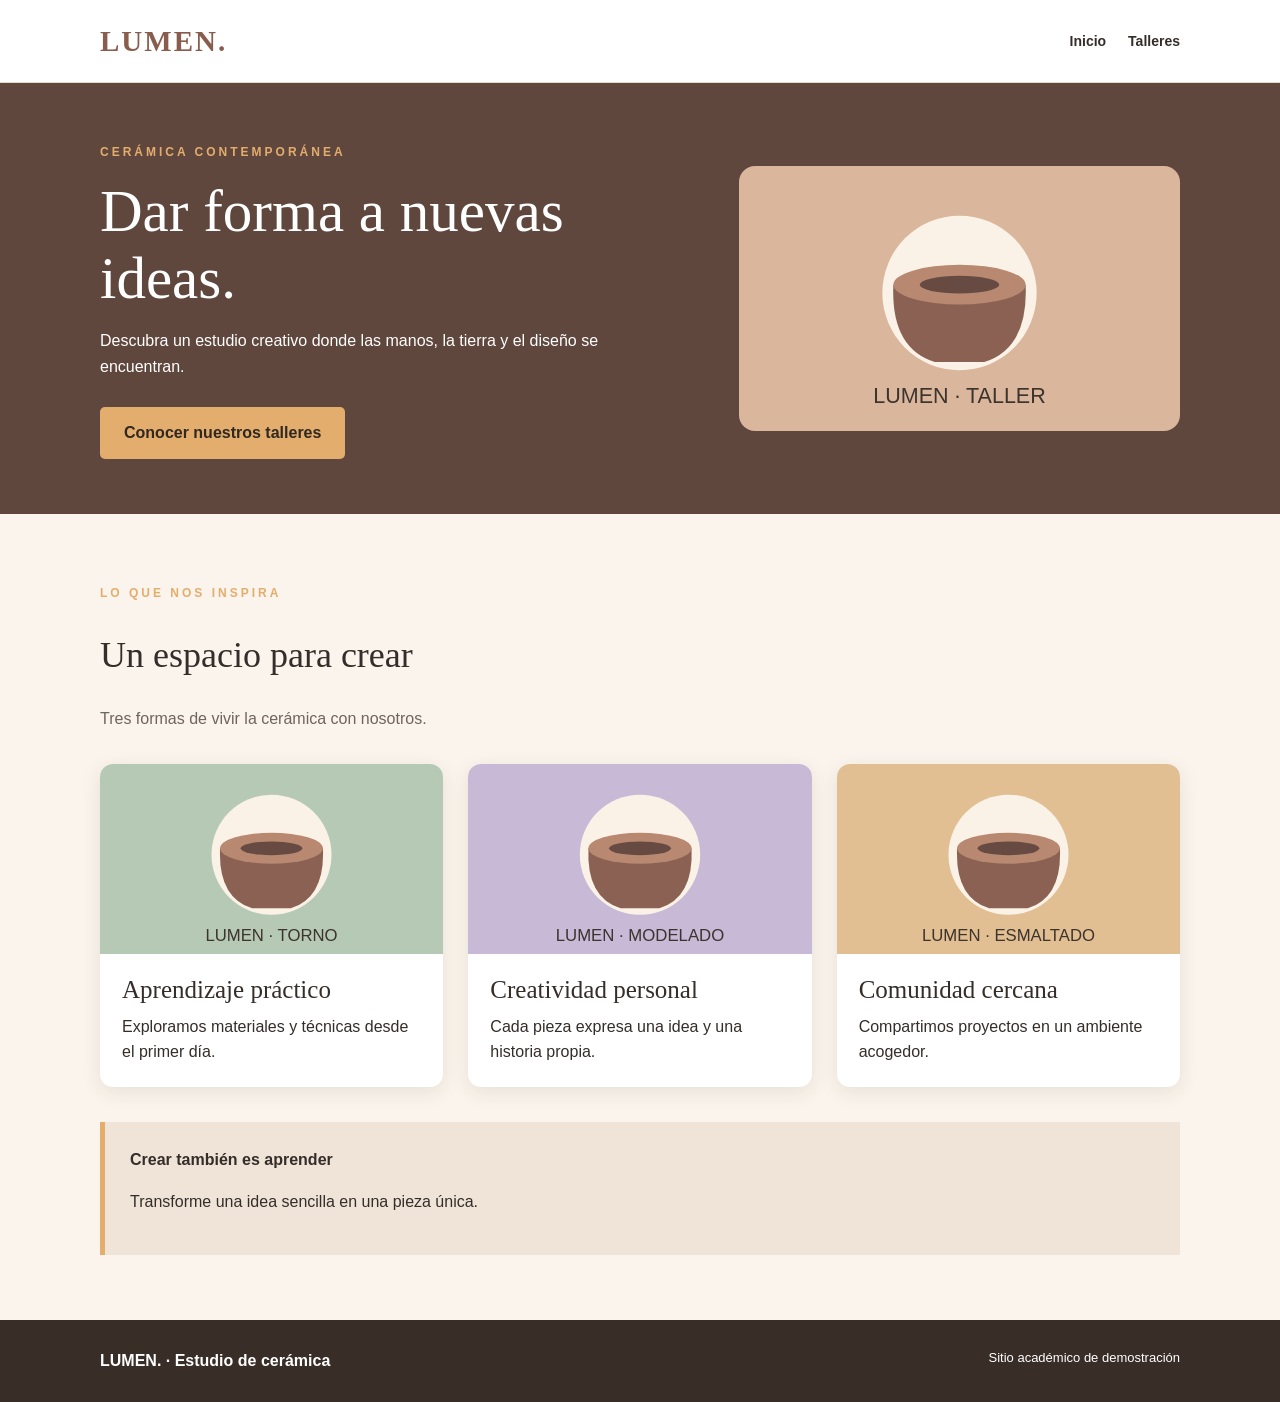
<file: index.html>
<!doctype html>
<html lang="es">
  <head>
    <meta charset="utf-8" />
    <meta name="viewport" content="width=device-width, initial-scale=1" />
    <title>LUMEN | Inicio</title>
    <link rel="stylesheet" href="css/styles.css" />
  </head>
  <body>
    <header class="site-header">
      <div class="container nav-inner">
        <a class="logo" href="index.html">LUMEN.</a>
        <nav class="nav-links" aria-label="Navegación principal">
          <a href="index.html" aria-current="page">Inicio</a
          ><a href="pages/talleres.html">Talleres</a>
        </nav>
      </div>
    </header>
    <main>
      <section class="hero">
        <div class="container hero-grid">
          <div>
            <span class="eyebrow">Cerámica contemporánea</span>
            <h1>Dar forma a nuevas ideas.</h1>
            <p>
              Descubra un estudio creativo donde las manos, la tierra y el
              diseño se encuentran.
            </p>
            <a class="btn" id="hero-action" href="pages/talleres.html"
              >Conocer nuestros talleres</a
            >
          </div>
          <img
            src="images/taller.svg"
            alt="Ilustración de piezas cerámicas LUMEN"
          />
        </div>
      </section>
      <section class="section container">
        <span class="eyebrow">Lo que nos inspira</span>
        <h2>Un espacio para crear</h2>
        <p class="muted">Tres formas de vivir la cerámica con nosotros.</p>
        <div class="feature-layout">
          <article class="tile">
            <img src="images/torno.svg" alt="Torno artesanal" />
            <div class="tile-copy">
              <h3>Aprendizaje práctico</h3>
              <p>Exploramos materiales y técnicas desde el primer día.</p>
            </div>
          </article>
          <article class="tile">
            <img src="images/modelado.svg" alt="Modelado a mano" />
            <div class="tile-copy">
              <h3>Creatividad personal</h3>
              <p>Cada pieza expresa una idea y una historia propia.</p>
            </div>
          </article>
          <article class="tile">
            <img src="images/esmaltado.svg" alt="Pieza esmaltada" />
            <div class="tile-copy">
              <h3>Comunidad cercana</h3>
              <p>Compartimos proyectos en un ambiente acogedor.</p>
            </div>
          </article>
        </div>
        <aside class="statement">
          <strong>Crear también es aprender</strong>
          <p>Transforme una idea sencilla en una pieza única.</p>
        </aside>
      </section>
    </main>
    <footer class="site-footer">
      <div class="container footer-inner">
        <strong>LUMEN. · Estudio de cerámica</strong>
        <p>Sitio académico de demostración</p>
      </div>
    </footer>
  </body>
</html>
</file>
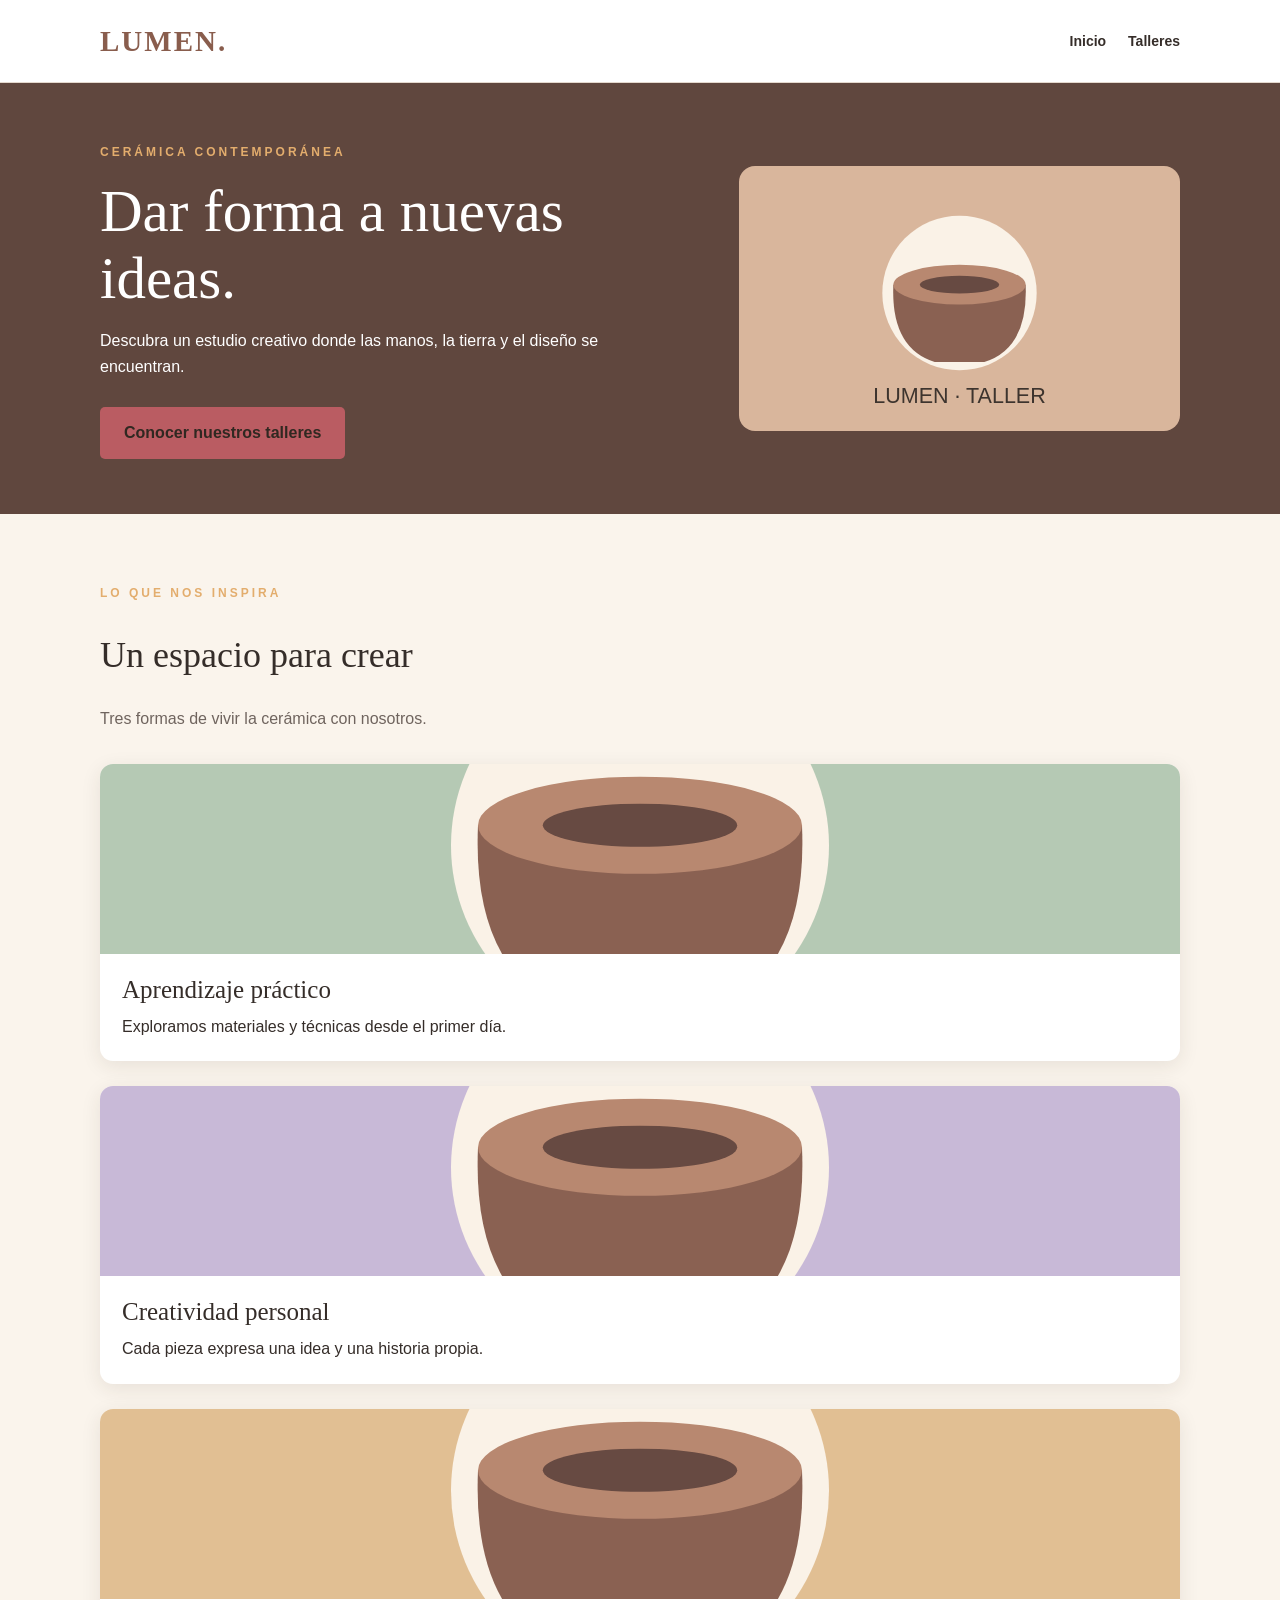
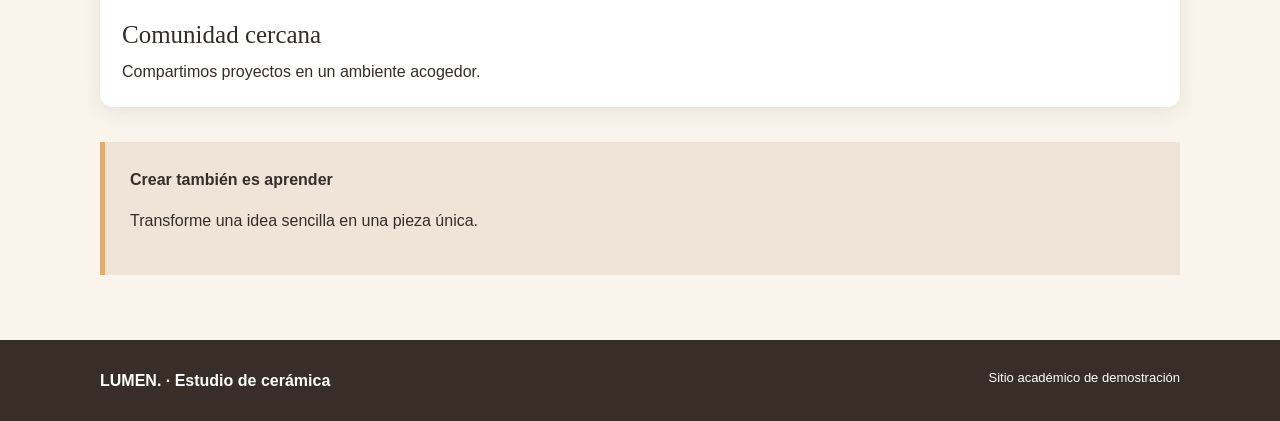
<file: LUMEN_estudiante/index.html>
<!doctype html>
<html lang="es">
  <head>
    <meta charset="utf-8" />
    <meta name="viewport" content="width=device-width, initial-scale=1" />
    <title>LUMEN | Inicio</title>
    <link rel="stylesheet" href="css/styles.css" />
  </head>
  <body>
    <header class="site-header">
      <div class="container nav-inner">
        <a class="logo" href="index.html">LUMEN.</a>
        <nav class="nav-links" aria-label="Navegación principal">
          <a href="index.html" aria-current="page">Inicio</a
          ><a href="pages/galeria.html">Talleres</a>
        </nav>
      </div>
    </header>
    <main>
      <section class="hero">
        <div class="container hero-grid">
          <div>
            <span class="eyebrow">Cerámica contemporánea</span>
            <h1>Dar forma a nuevas ideas.</h1>
            <p>
              Descubra un estudio creativo donde las manos, la tierra y el
              diseño se encuentran.
            </p>
            <a class="btn" id="hero-action" href="#"
              >Conocer nuestros talleres</a
            >
          </div>
          <img
            src="images/taller.svg"
            alt="Ilustración de piezas cerámicas LUMEN"
          />
        </div>
      </section>
      <section class="section container">
        <span class="eyebrow">Lo que nos inspira</span>
        <h2>Un espacio para crear</h2>
        <p class="muted">Tres formas de vivir la cerámica con nosotros.</p>
        <div class="feature-layout">
          <article class="tile">
            <img src="images/torno.svg" alt="Torno artesanal" />
            <div class="tile-copy">
              <h3>Aprendizaje práctico</h3>
              <p>Exploramos materiales y técnicas desde el primer día.</p>
            </div>
          </article>
          <article class="tile">
            <img src="images/modelado.svg" alt="Modelado a mano" />
            <div class="tile-copy">
              <h3>Creatividad personal</h3>
              <p>Cada pieza expresa una idea y una historia propia.</p>
            </div>
          </article>
          <article class="tile">
            <img src="images/esmaltado.svg" alt="Pieza esmaltada" />
            <div class="tile-copy">
              <h3>Comunidad cercana</h3>
              <p>Compartimos proyectos en un ambiente acogedor.</p>
            </div>
          </article>
        </div>
        <aside class="statement">
          <strong>Crear también es aprender</strong>
          <p>Transforme una idea sencilla en una pieza única.</p>
        </aside>
      </section>
    </main>
    <footer class="site-footer">
      <div class="container footer-inner">
        <strong>LUMEN. · Estudio de cerámica</strong>
        <p>Sitio académico de demostración</p>
      </div>
    </footer>
  </body>
</html>
</file>
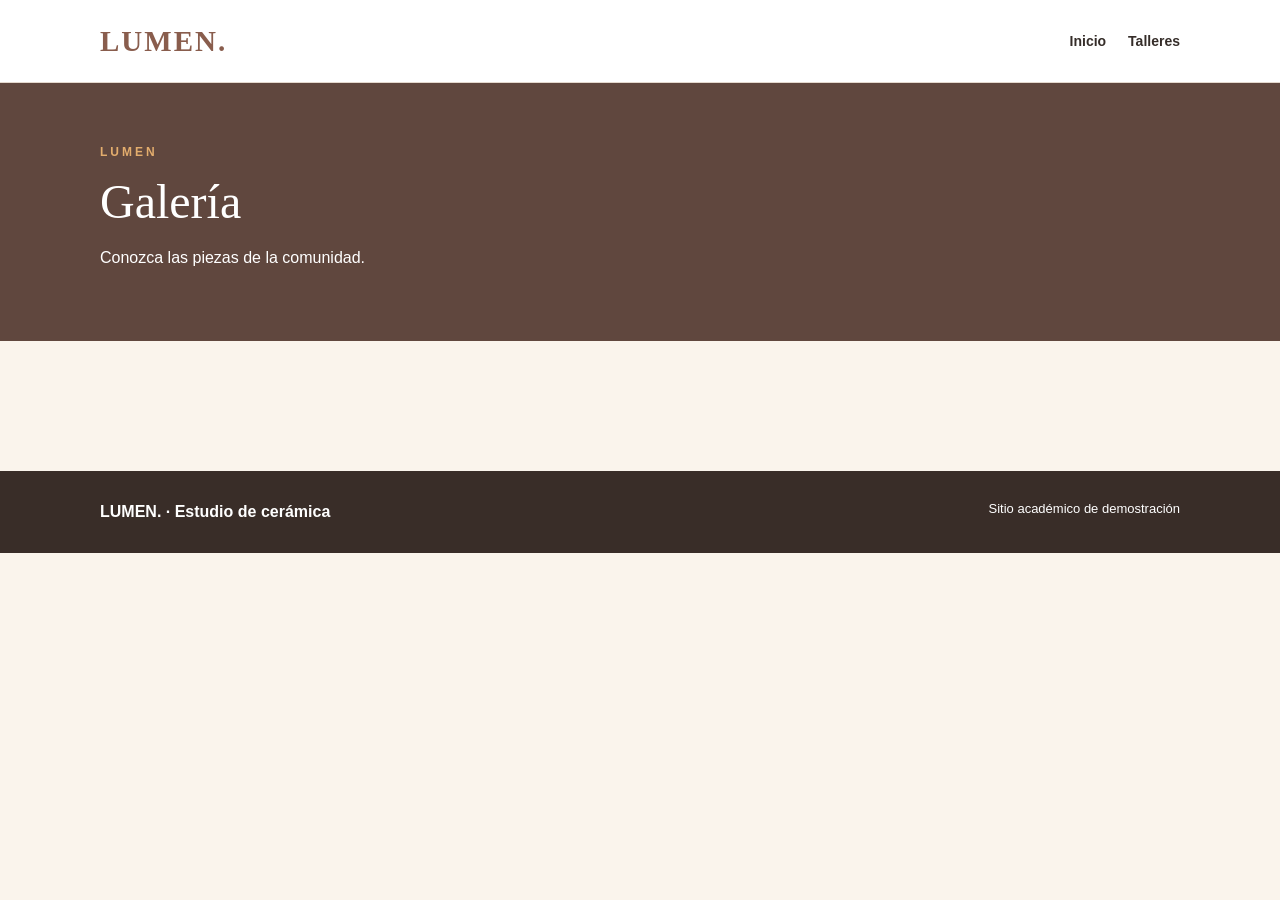
<file: pages/galeria.html>
<!doctype html>
<html lang="es">
  <head>
    <meta charset="utf-8" />
    <meta name="viewport" content="width=device-width,initial-scale=1" />
    <title>LUMEN | Galería</title>
    <link rel="stylesheet" href="../css/styles.css" />
  </head>
  <body>
    <header class="site-header">
      <div class="container nav-inner">
        <a class="logo" href="../index.html">LUMEN.</a>
        <nav class="nav-links" aria-label="Navegación principal">
          <a href="../index.html" aria-current="page">Inicio</a
          ><a href="talleres.html">Talleres</a>
        </nav>
    </header>
    <section class="page-hero">
      <div class="container">
        <span class="eyebrow">LUMEN</span>
        <h1>Galería</h1>
        <p>Conozca las piezas de la comunidad.</p>
      </div>
    </section>
    <main class="section container">
      <!-- Área destinada al desarrollo de la funcionalidad asignada -->
    </main>
    <footer class="site-footer">
      <div class="container footer-inner">
        <strong>LUMEN. · Estudio de cerámica</strong>
        <p>Sitio académico de demostración</p>
      </div>
    </footer>
  </body>
</html>
</file>
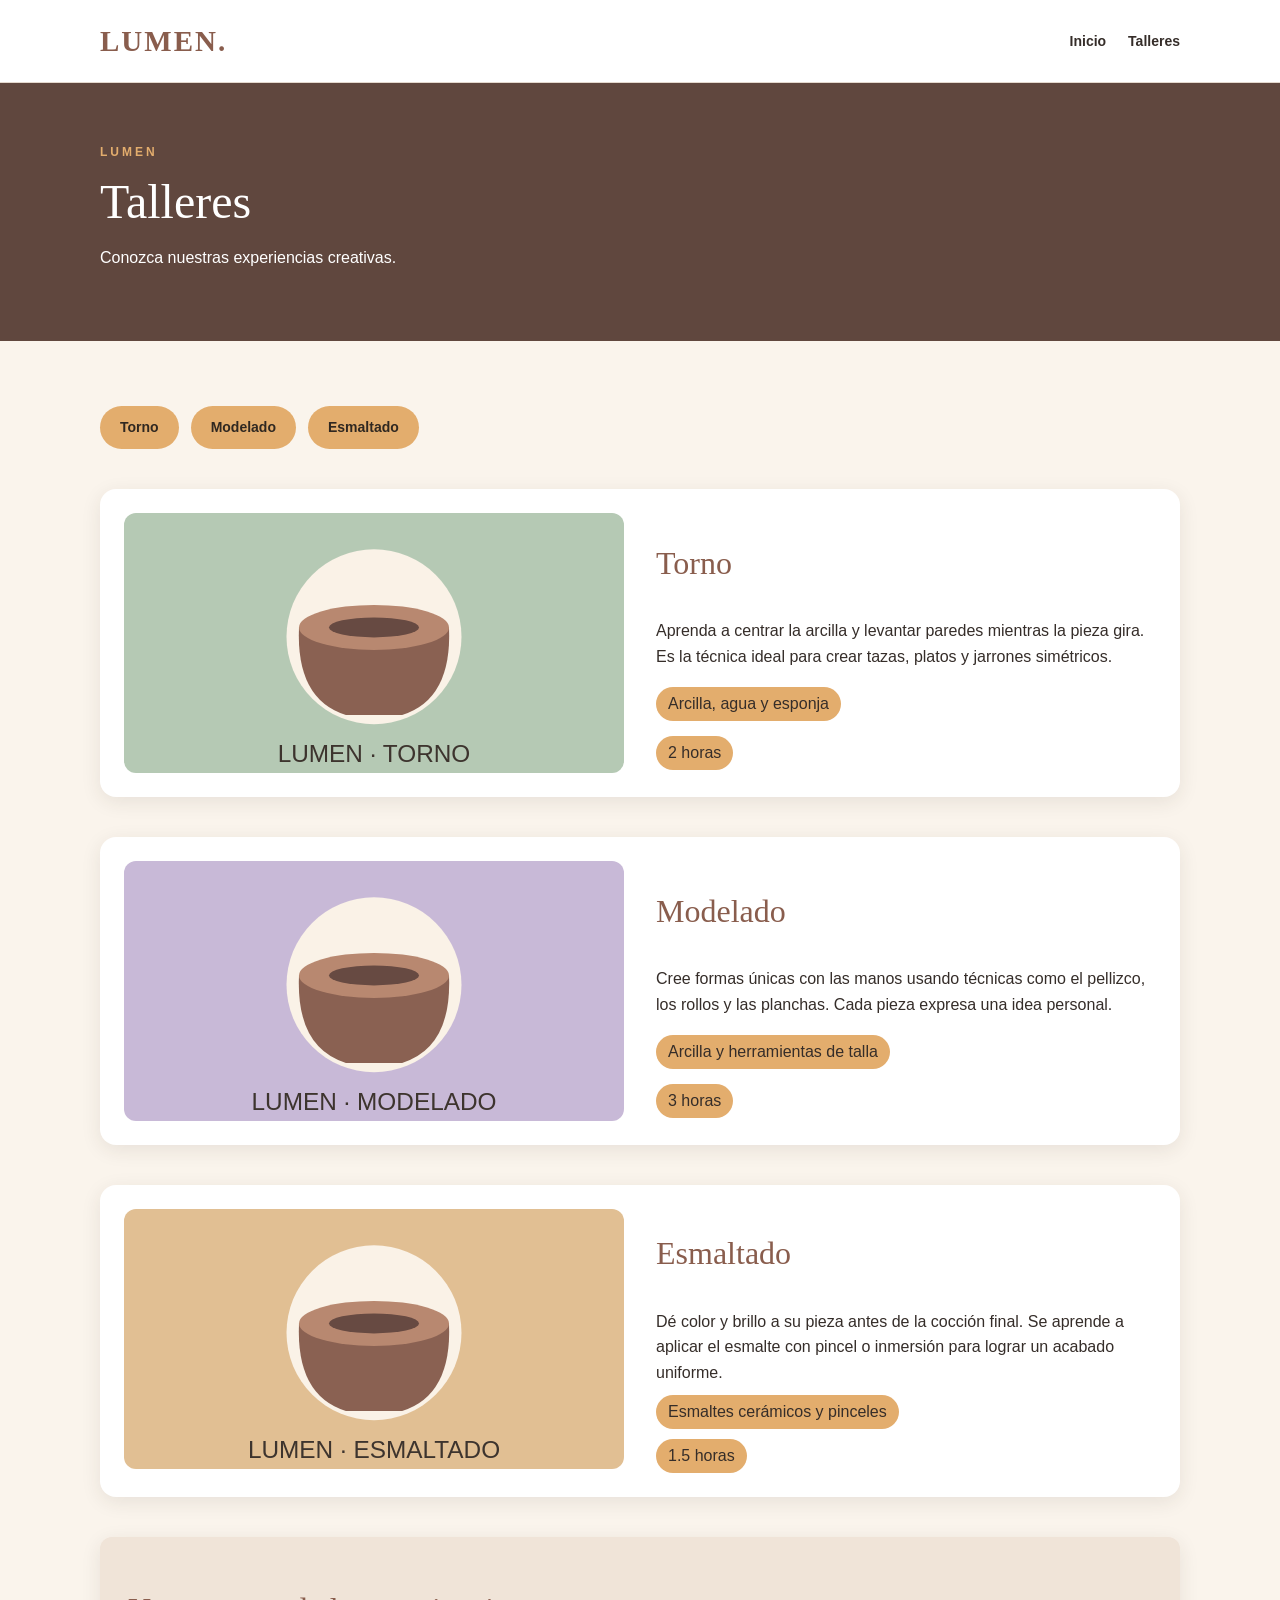
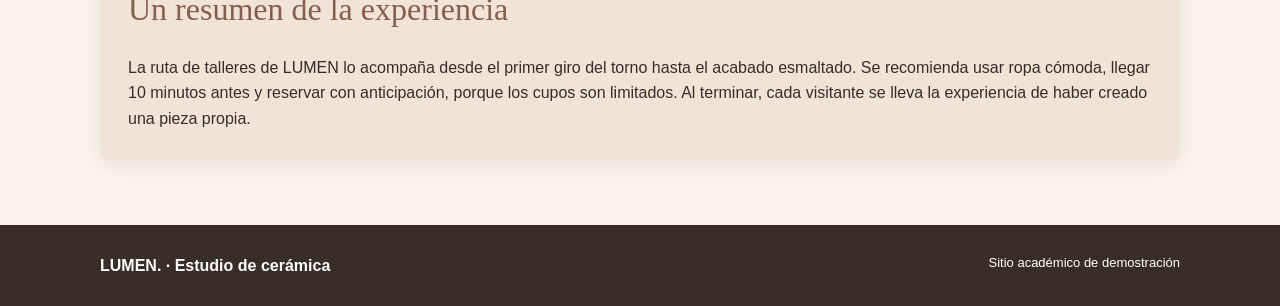
<file: pages/talleres.html>
<!doctype html>
<html lang="es">
  <head>
    <meta charset="utf-8" />
    <meta name="viewport" content="width=device-width,initial-scale=1" />
    <title>LUMEN | Talleres</title>
    <link rel="stylesheet" href="../css/talleres.css" />
    <link rel="stylesheet" href="../css/styles.css" />
  </head>
  <body>
    <header class="site-header">
      <div class="container nav-inner">
        <a class="logo" href="../index.html">LUMEN.</a>
        <nav class="nav-links" aria-label="Navegación principal">
          <a href="../index.html" aria-current="page">Inicio</a
          ><a href="talleres.html">Talleres</a>
        </nav>
    </header>
    <section class="page-hero">
      <div class="container">
        <span class="eyebrow">LUMEN</span>
        <h1>Talleres</h1>
        <p>Conozca nuestras experiencias creativas.</p>
      </div>
    </section>
    <main class="section container">
      <nav class="nav-links" aria-label="Navegación principal Talleres">
          <a href="#torno">Torno</a>
          <a href="#modelado">Modelado</a>
          <a href="#esmaltado">Esmaltado</a>
      </nav>

      <section id="torno">
        <h2>Torno</h2>
        <img src="/images/torno.svg" alt="torno">
        <p>Aprenda a centrar la arcilla y levantar paredes mientras la pieza gira. Es la técnica ideal para crear tazas, platos y jarrones simétricos.</p>
        <span class="dato">Arcilla, agua y esponja</span>
        <span class="dato">2 horas</span>
      </section>
      <section id="modelado">
        <h2>Modelado</h2>
        <img src="/images/modelado.svg" alt="modelado">
        <p>Cree formas únicas con las manos usando técnicas como el pellizco, los rollos y las planchas. Cada pieza expresa una idea personal.</p>
        <span class="dato">Arcilla y herramientas de talla</span>
        <span class="dato">3 horas</span>
      </section>
      <section id="esmaltado">
        <h2>Esmaltado</h2>
        <img src="/images/esmaltado.svg" alt="esmaltado">
        <p>Dé color y brillo a su pieza antes de la cocción final. Se aprende a aplicar el esmalte con pincel o inmersión para lograr un acabado uniforme.</p>
        <span class="dato">Esmaltes cerámicos y pinceles</span>
        <span class="dato">1.5 horas</span>
      </section>

      <section id="experiencia">
        <h2>Un resumen de la experiencia</h2>
        <p>La ruta de talleres de LUMEN lo acompaña desde el primer giro del torno hasta el acabado esmaltado. 
          Se recomienda usar ropa cómoda, llegar 10 minutos antes y reservar con anticipación, porque los cupos son limitados. 
          Al terminar, cada visitante se lleva la experiencia de haber creado una pieza propia.</p>
      </section>

    </main>
    <footer class="site-footer">
      <div class="container footer-inner">
        <strong>LUMEN. · Estudio de cerámica</strong>
        <p>Sitio académico de demostración</p>
      </div>
    </footer>
  </body>
</html>
</file>
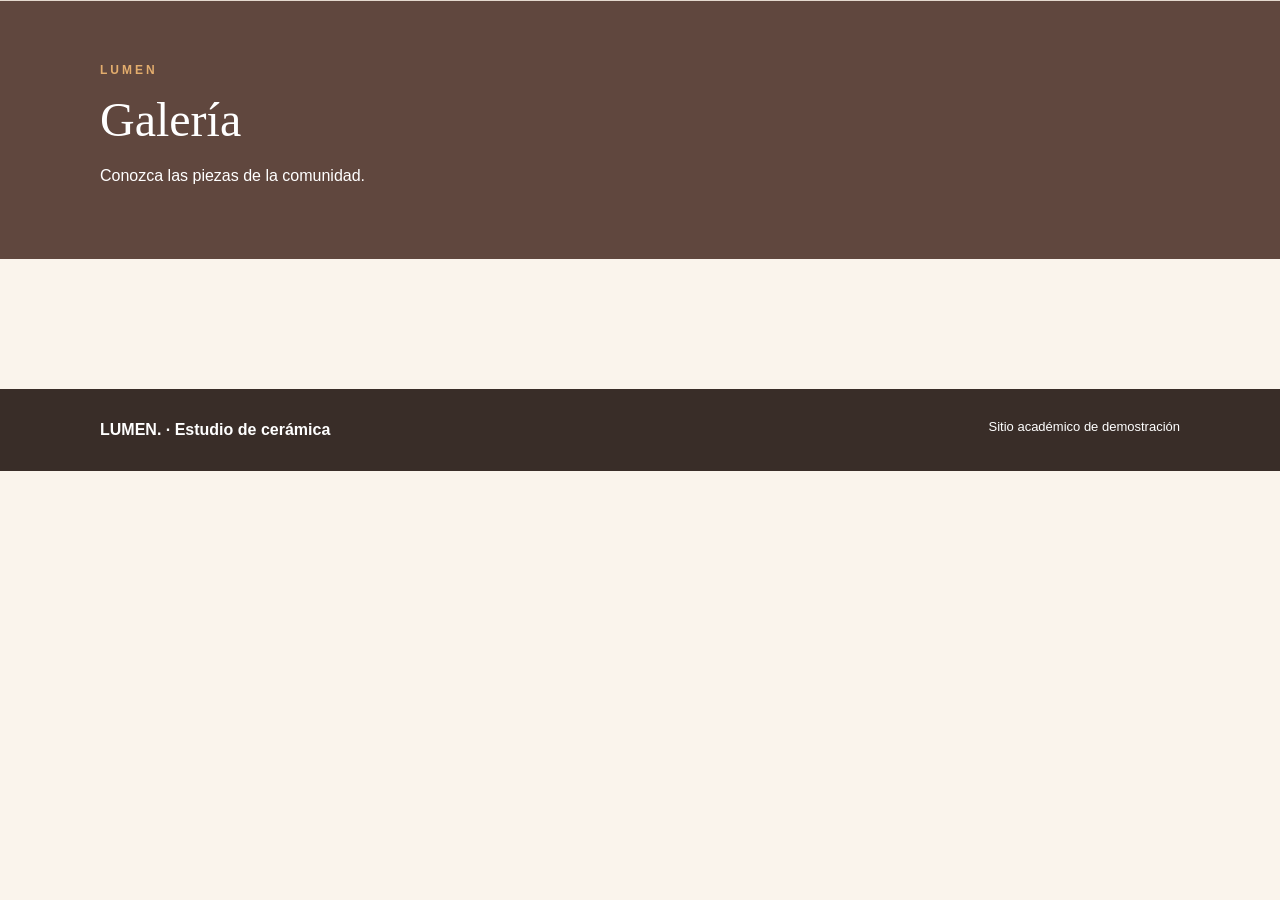
<file: LUMEN_estudiante/pages/galeria.html>
<!doctype html>
<html lang="es">
  <head>
    <meta charset="utf-8" />
    <meta name="viewport" content="width=device-width,initial-scale=1" />
    <title>LUMEN | Galería</title>
    <link rel="stylesheet" href="../css/styles.css" />
  </head>
  <body>
    <header class="site-header">
      <!-- Pendiente: navegación principal consistente -->
    </header>
    <section class="page-hero">
      <div class="container">
        <span class="eyebrow">LUMEN</span>
        <h1>Galería</h1>
        <p>Conozca las piezas de la comunidad.</p>
      </div>
    </section>
    <main class="section container">
      <!-- Área destinada al desarrollo de la funcionalidad asignada -->
    </main>
    <footer class="site-footer">
      <div class="container footer-inner">
        <strong>LUMEN. · Estudio de cerámica</strong>
        <p>Sitio académico de demostración</p>
      </div>
    </footer>
  </body>
</html>
</file>
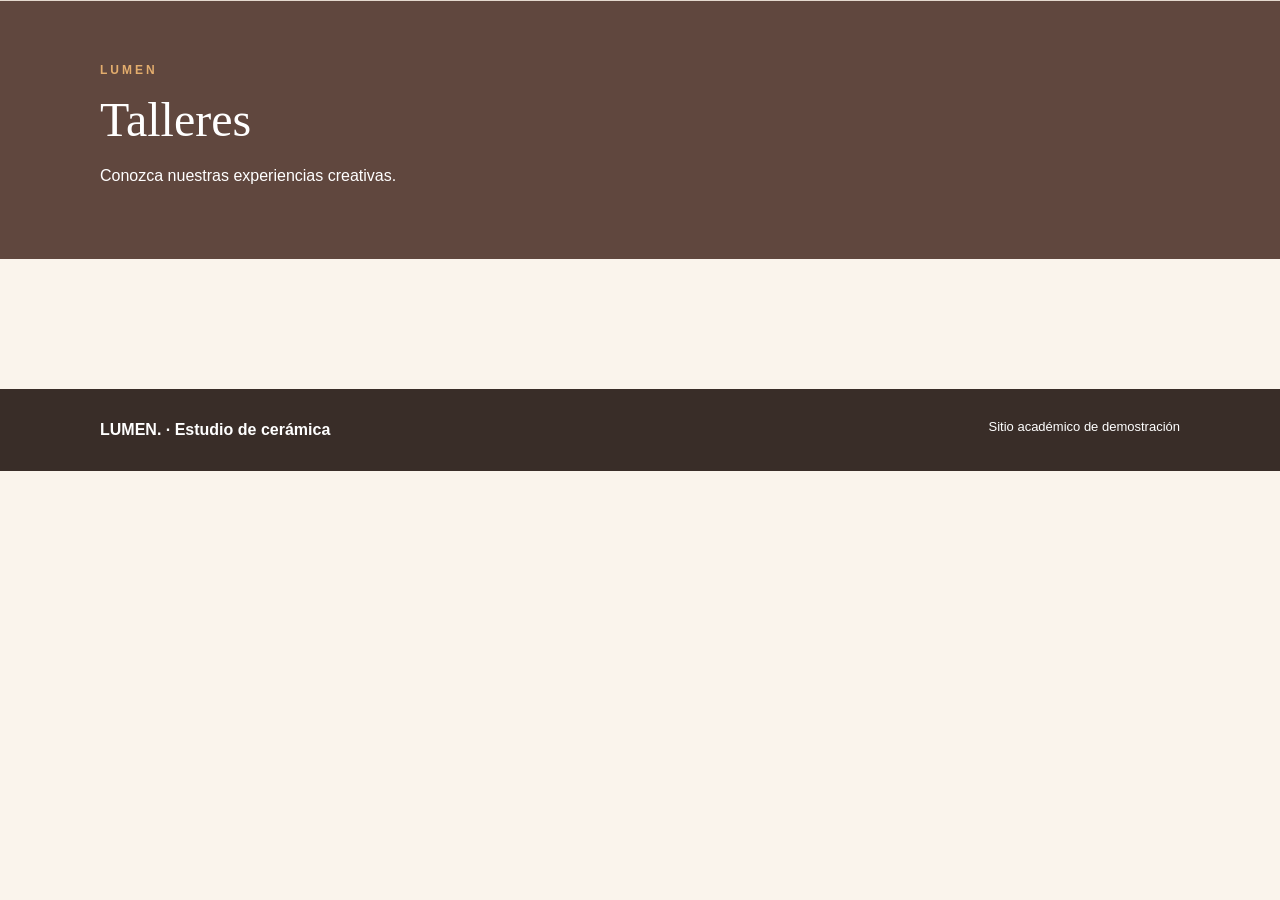
<file: LUMEN_estudiante/pages/talleres.html>
<!doctype html>
<html lang="es">
  <head>
    <meta charset="utf-8" />
    <meta name="viewport" content="width=device-width,initial-scale=1" />
    <title>LUMEN | Talleres</title>
    <link rel="stylesheet" href="../css/styles.css" />
  </head>
  <body>
    <header class="site-header">
      <!-- Pendiente: navegación principal consistente -->
    </header>
    <section class="page-hero">
      <div class="container">
        <span class="eyebrow">LUMEN</span>
        <h1>Talleres</h1>
        <p>Conozca nuestras experiencias creativas.</p>
      </div>
    </section>
    <main class="section container">
      <!-- Área destinada al desarrollo de la funcionalidad asignada -->
    </main>
    <footer class="site-footer">
      <div class="container footer-inner">
        <strong>LUMEN. · Estudio de cerámica</strong>
        <p>Sitio académico de demostración</p>
      </div>
    </footer>
  </body>
</html>
</file>
<file: css/styles.css>
:root {
  --clay: #895d4d;
  --cream: #faf4ec;
  --accent: #e3ad6d;
  --ink: #352d29;
  --muted: #6f645e;
}
* {
  box-sizing: border-box;
}
html {
  scroll-behavior: smooth;
}
body {
  margin: 0;
  background: var(--cream);
  color: var(--ink);
  font-family: Arial, sans-serif;
  line-height: 1.6;
}
a {
  color: inherit;
  text-decoration: none;
}
img {
  display: block;
  max-width: 100%;
}
.container {
  width: min(1080px, calc(100% - 36px));
  margin: auto;
}
.site-header {
  background: white;
  border-bottom: 1px solid #e4d9ce;
}
.nav-inner {
  display: flex;
  align-items: center;
  justify-content: space-between;
  min-height: 82px;
  gap: 20px;
}
.logo {
  font-family: Georgia, serif;
  font-size: 29px;
  font-weight: bold;
  letter-spacing: 2px;
  color: var(--clay);
}
.nav-links {
  display: flex;
  gap: 22px;
  flex-wrap: wrap;
}
.nav-links a {
  font-weight: 700;
  font-size: 14px;
}
.nav-links a:hover {
  color: var(--clay);
}
.hero {
  background: #60473e;
  color: white;
}
.hero-grid {
  display: grid;
  grid-template-columns: 1.15fr 0.85fr;
  align-items: center;
  gap: 42px;
  min-height: 420px;
  padding-block: 55px;
}
.hero h1 {
  font:
    normal clamp(36px, 5vw, 59px) Georgia,
    serif;
  line-height: 1.14;
  margin: 14px 0;
}
.hero p {
  max-width: 520px;
}
.hero img {
  border-radius: 16px;
  width: 100%;
}
.eyebrow {
  color: var(--accent);
  text-transform: uppercase;
  letter-spacing: 3px;
  font-size: 12px;
  font-weight: bold;
}
.btn {
  display: inline-block;
  background: var(--accent);
  padding: 13px 24px;
  border-radius: 5px;
  color: #302821;
  font-weight: bold;
  margin-top: 12px;
}
.section {
  padding-block: 65px;
}
.section h2 {
  font:
    normal 36px Georgia,
    serif;
}
.muted {
  color: var(--muted);
}
.feature-layout {
  display: flex;
  flex-direction: row;
  gap: 25px;
  margin-top: 32px;
}
.tile {
  flex: 1;
  min-width: 0;
  background: white;
  border-radius: 13px;
  overflow: hidden;
  box-shadow: 0 5px 20px #36272118;
}
.tile img {
  width: 100%;
  height: 190px;
  object-fit: cover;
}
.tile-copy {
  padding: 22px;
}
.tile h3 {
  font:
    normal 25px Georgia,
    serif;
  margin: 0 0 10px;
}
.tile p {
  margin: 0;
}
.statement {
  background: #f0e4d8;
  padding: 25px;
  border-left: 5px solid var(--accent);
  margin-top: 35px;
}
.site-footer {
  background: #392d28;
  color: #fff;
  padding: 28px 0;
}
.footer-inner {
  display: flex;
  justify-content: space-between;
  gap: 12px;
  flex-wrap: wrap;
}
.footer-inner p {
  margin: 0;
  font-size: 13px;
}
.page-hero {
  background: #60473e;
  color: white;
  padding: 55px 0;
}
.page-hero h1 {
  font:
    normal 48px Georgia,
    serif;
  margin: 10px 0;
}
.page-grid {
  display: grid;
  grid-template-columns: repeat(3, minmax(0, 1fr));
  gap: 22px;
}
.page-grid img {
  height: 180px;
  width: 100%;
  object-fit: cover;
}
@media (max-width: 760px) {
  .nav-inner {
    flex-direction: column;
    align-items: flex-start;
    padding-block: 15px;
  }
  .nav-links {
    gap: 13px;
    flex-wrap: wrap;
  }
  .hero-grid {
    grid-template-columns: 1fr;
  }
  .feature-layout {
    flex-direction: column;
  }
  .page-grid {
    grid-template-columns: 1fr;
  }
  .page-hero h1 {
    font-size: 37px;
  }
}
</file>
<file: LUMEN_estudiante/css/styles.css>
:root {
  --clay: #895d4d;
  --cream: #faf4ec;
  --accent: #e3ad6d;
  --ink: #352d29;
  --muted: #6f645e;
}
* {
  box-sizing: border-box;
}
html {
  scroll-behavior: smooth;
}
body {
  margin: 0;
  background: var(--cream);
  color: var(--ink);
  font-family: Arial, sans-serif;
  line-height: 1.6;
}
a {
  color: inherit;
  text-decoration: none;
}
img {
  display: block;
  max-width: 100%;
}
.container {
  width: min(1080px, calc(100% - 36px));
  margin: auto;
}
.site-header {
  background: white;
  border-bottom: 1px solid #e4d9ce;
}
.nav-inner {
  display: flex;
  align-items: center;
  justify-content: space-between;
  min-height: 82px;
  gap: 20px;
}
.logo {
  font-family: Georgia, serif;
  font-size: 29px;
  font-weight: bold;
  letter-spacing: 2px;
  color: var(--clay);
}
.nav-links {
  display: flex;
  gap: 22px;
  flex-wrap: wrap;
}
.nav-links a {
  font-weight: 700;
  font-size: 14px;
}
.nav-links a:hover {
  color: var(--clay);
}
.hero {
  background: #60473e;
  color: white;
}
.hero-grid {
  display: grid;
  grid-template-columns: 1.15fr 0.85fr;
  align-items: center;
  gap: 42px;
  min-height: 420px;
  padding-block: 55px;
}
.hero h1 {
  font:
    normal clamp(36px, 5vw, 59px) Georgia,
    serif;
  line-height: 1.14;
  margin: 14px 0;
}
.hero p {
  max-width: 520px;
}
.hero img {
  border-radius: 16px;
  width: 100%;
}
.eyebrow {
  color: var(--accent);
  text-transform: uppercase;
  letter-spacing: 3px;
  font-size: 12px;
  font-weight: bold;
}
.btn {
  display: inline-block;
  background: var(--accent);
  padding: 13px 24px;
  border-radius: 5px;
  color: #302821;
  font-weight: bold;
  margin-top: 12px;
}
.section {
  padding-block: 65px;
}
.section h2 {
  font:
    normal 36px Georgia,
    serif;
}
.muted {
  color: var(--muted);
}
.feature-layout {
  display: flex;
  flex-direction: column;
  gap: 25px;
  margin-top: 32px;
}
.tile {
  flex: 1;
  min-width: 0;
  background: white;
  border-radius: 13px;
  overflow: hidden;
  box-shadow: 0 5px 20px #36272118;
}
.tile img {
  width: 100%;
  height: 190px;
  object-fit: cover;
}
.tile-copy {
  padding: 22px;
}
.tile h3 {
  font:
    normal 25px Georgia,
    serif;
  margin: 0 0 10px;
}
.tile p {
  margin: 0;
}
.statement {
  background: #f0e4d8;
  padding: 25px;
  border-left: 5px solid var(--accent);
  margin-top: 35px;
}
.site-footer {
  background: #392d28;
  color: #fff;
  padding: 28px 0;
}
.footer-inner {
  display: flex;
  justify-content: space-between;
  gap: 12px;
  flex-wrap: wrap;
}
.footer-inner p {
  margin: 0;
  font-size: 13px;
}
.page-hero {
  background: #60473e;
  color: white;
  padding: 55px 0;
}
.page-hero h1 {
  font:
    normal 48px Georgia,
    serif;
  margin: 10px 0;
}
.page-grid {
  display: grid;
  grid-template-columns: repeat(3, minmax(0, 1fr));
  gap: 22px;
}
.page-grid img {
  height: 180px;
  width: 100%;
  object-fit: cover;
}
@media (max-width: 760px) {
  .nav-inner {
    flex-direction: column;
    align-items: flex-start;
    padding-block: 15px;
  }
  .nav-links {
    gap: 13px;
    flex-wrap: wrap;
  }
  .hero-grid {
    grid-template-columns: 1fr;
  }
  .feature-layout {
    flex-direction: column;
  }
  .page-grid {
    grid-template-columns: 1fr;
  }
  .page-hero h1 {
    font-size: 37px;
  }
}
/* Ajustes finales incorporados en la primera entrega */
#hero-action {
  background: #ba5c62;
}
@media (max-width: 760px) {
  .nav-inner {
    flex-direction: row;
  }
  .nav-links {
    flex-wrap: nowrap;
  }
}
</file>
<file: css/talleres.css>
main.section {
    display: grid;
    gap: 40px;
}

/* Navegación interna */
main.section > .nav-links {
    gap: 12px;
}

main.section > .nav-links a {
    background: var(--accent);
    color: #302821;
    padding: 10px 20px;
    border-radius: 1000px;
    font-size: 14px;
}

main.section > .nav-links a:hover {
    background: var(--clay);
    color: white;
}

/* Técnicas */
main.section > section[id] {
    display: grid;
    grid-template-columns: 1fr 1fr;
    column-gap: 32px;
    row-gap: 10px;
    align-content: center;
    background: white;
    border-radius: 16px;
    padding: 24px;
    box-shadow: 0 5px 20px #36272118;
    scroll-margin-top: 20px;
}

main.section > section[id] > h2 {
    grid-column: 2;
    font-size: 32px;
    color: var(--clay);
    align-self: end;
    justify-self: start;
}

main.section > section[id] > img {
    grid-column: 1;
    grid-row: 1 / span 4;
    width: 100%;
    height: 260px;
    object-fit: cover;
    border-radius: 12px;
}

main.section > section[id] > p {
    grid-column: 2;
    margin: 0;
}

/* Datos */
main.section .dato {
    grid-column: 2;
    justify-self: start;
    background: var(--accent);
    align-self: center;
    border-radius: 1000px;
    padding: 4px 12px;
}

/* Resumen final */
main.section > #experiencia {
    display: block;
    background: #f0e4d8;
    border-radius: 12px;
    padding: 28px;
}

/* Queries */
@media (max-width: 760px) {
    main.section > section[id] {
        grid-template-columns: 1fr;
    }

    main.section > section[id] > h2,
    main.section > section[id] > img,
    main.section > section[id] > p,
    main.section > section[id] > .dato,
    main.section > #modelado > h2,
    main.section > #modelado > img,
    main.section > #modelado > p,
    main.section > #modelado > .dato {
        grid-column: 1;
        grid-row: auto;
    }

    main.section > section[id] > img {
        height: 100%;
    }

    main.section > #experiencia {
        padding: 22px;
    }
}
</file>
